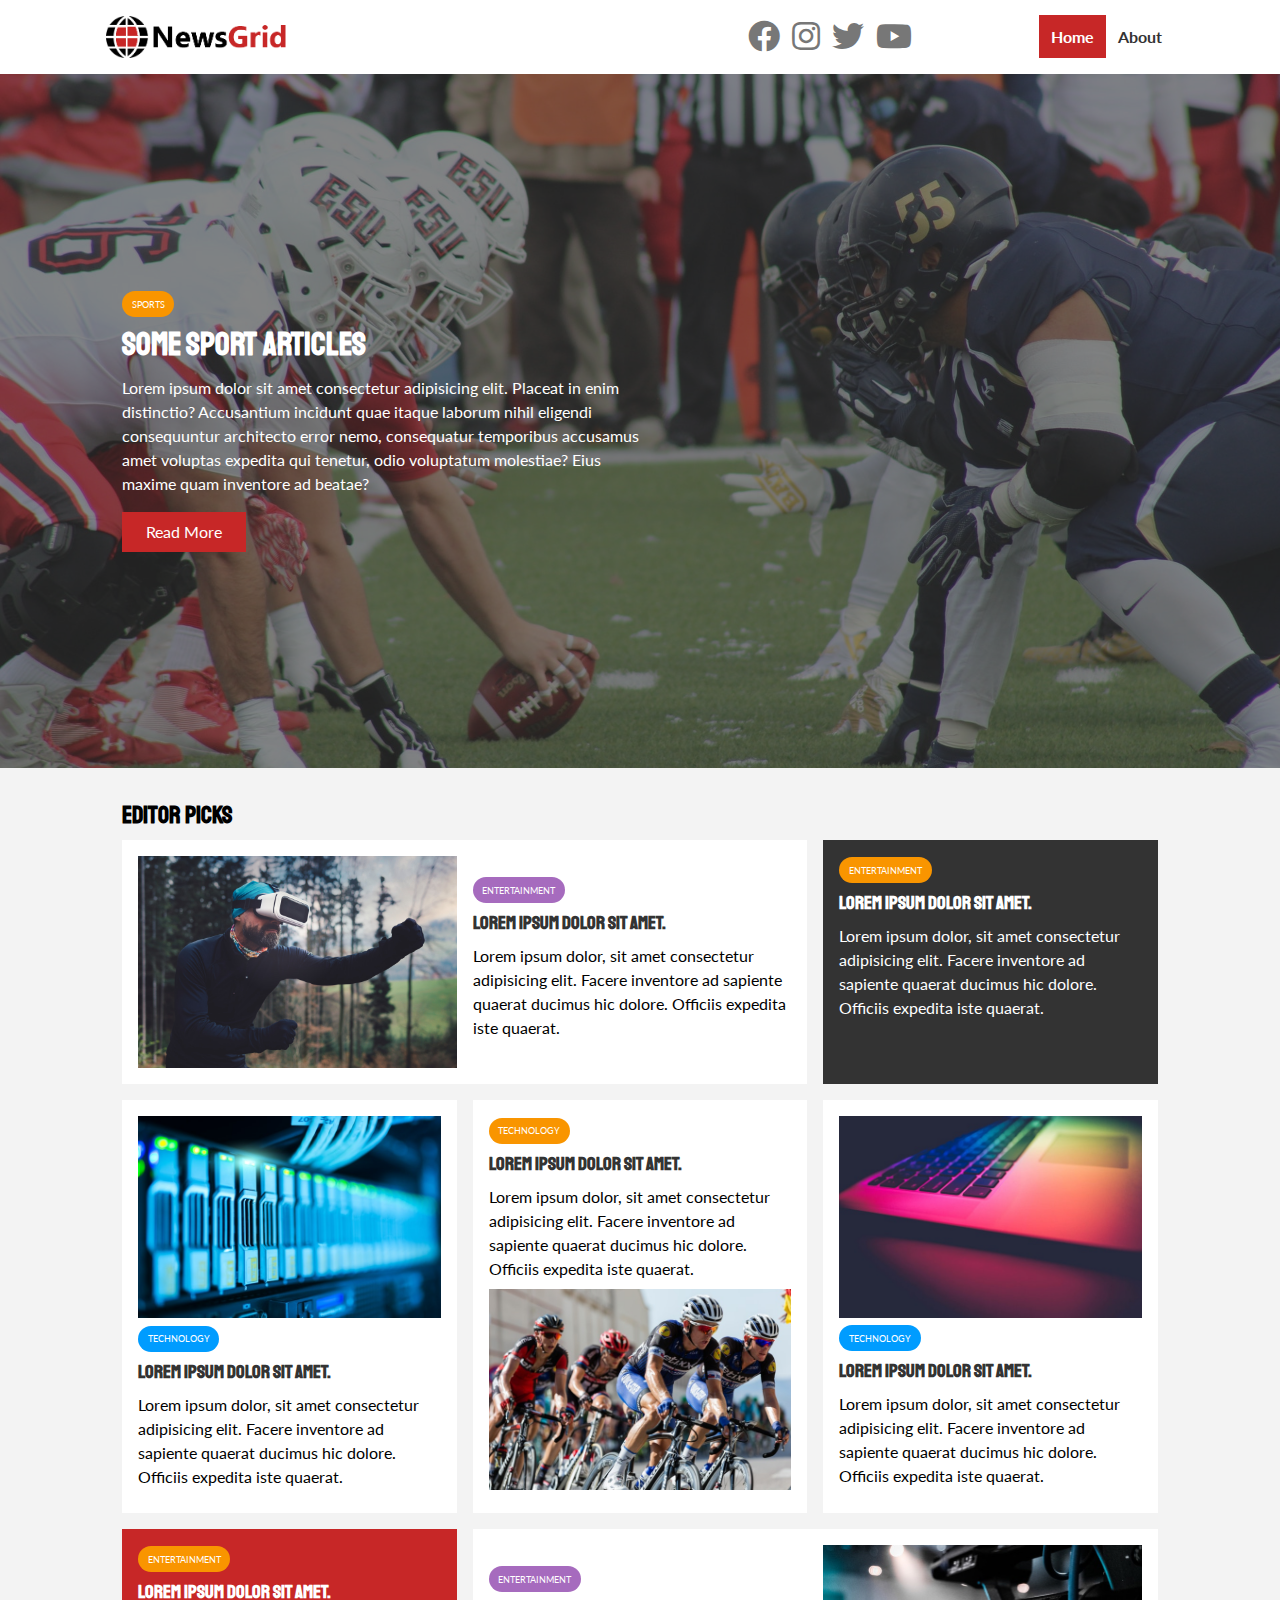
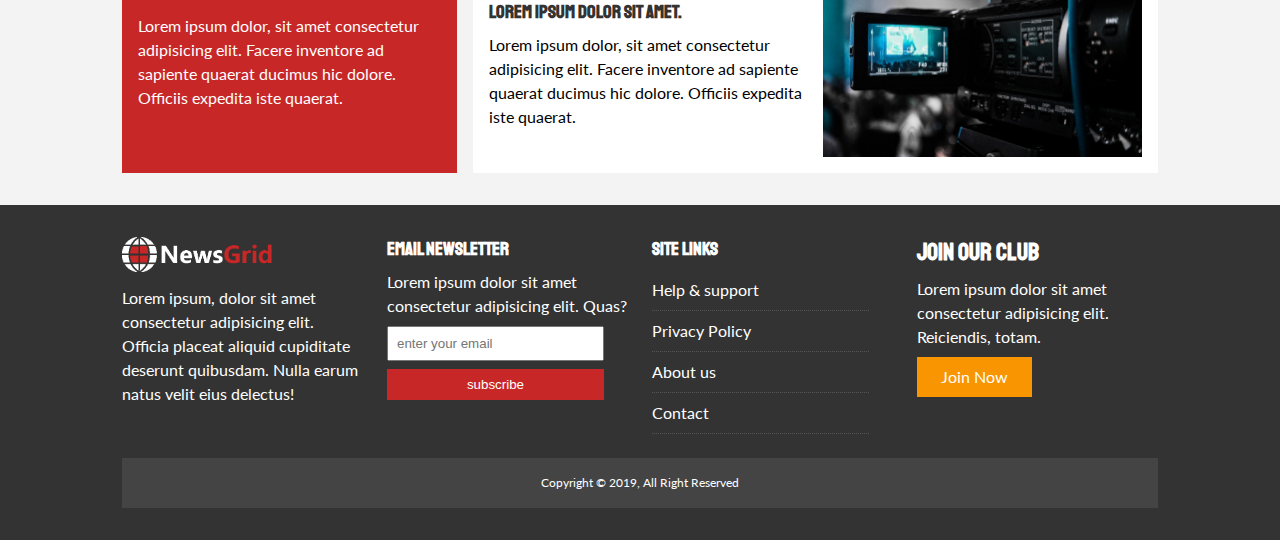
<file: newsfeed/index.html>
<!DOCTYPE html>
<html lang="en">
<head>
    <meta charset="UTF-8">
    <meta http-equiv="X-UA-Compatible" content="IE=edge">
    <meta name="viewport" content="width=device-width, initial-scale=1.0">
    <link rel="stylesheet" href="css/style.css">
    <link rel="stylesheet" media="screen and (max-width:765px)" href="css/mobile.css">
    <link rel="stylesheet" href="https://cdnjs.cloudflare.com/ajax/libs/font-awesome/5.15.3/css/all.min.css">
    <link rel="preconnect" href="https://fonts.gstatic.com">
    <link href="https://fonts.googleapis.com/css2?family=Lato:wght@300&family=Staatliches&display=swap" rel="stylesheet">
    <title>Document</title>
</head>
<body>
    <nav id="main-nav">
        <div class="container">
            <img src="img/logo.png" alt="newsfeed" class="logo">
            <div class="social">
                <a href="http://facebook.com" target="_blank"> <i class="fab fa-facebook fa-2x"></i></a>

                <a href="http://instagram.com" target="_blank"> <i class="fab fa-instagram fa-2x"></i></a>
                 <a href="http://twitter.com" target="_blank"> <i class="fab fa-twitter fa-2x"></i></a>
                <a href="http://youtube.com" target="_blank"> <i class="fab fa-youtube fa-2x"></i></a>  
            </div>
            <ul>
                <li><a href="index.html" class="current">Home</a> </li>
                <li><a href="about.html" >About</a> </li>
            </ul>
        </div>
    </nav>
    <header id="showcase">
        <div class="container">
            <div class="showcase-container">
                <div class="showcase-content">
                <div class="category category-sport">
                    sports
                </div>
                <h1>some sport Articles</h1>
                <p>Lorem ipsum dolor sit amet consectetur adipisicing elit.
                     Placeat in enim distinctio? Accusantium incidunt quae
                      itaque laborum nihil eligendi consequuntur architecto error nemo,
                       consequatur temporibus accusamus amet voluptas expedita qui tenetur,
                     odio voluptatum molestiae? Eius maxime quam inventore ad beatae?</p>
                     <a href="article.html" class="btn btn-primary"> Read More</a>
            </div>
        </div>
        </div>
    </header>

    <!-- Home Article -->
    <section id="homearticle" class="py-2">
        <div class="container">

     <h2>Editor Picks</h2>
        <div class="article-container">
            <article class="card">
                <img src="img/articles/ent1.jpg" alt="">
                <div>
                <div class="category category-ent">Entertainment</div>
                <h3><a href="article.html">Lorem ipsum dolor sit amet.</a></h3>
                <p>Lorem ipsum dolor, sit amet consectetur adipisicing elit. Facere inventore ad
                     sapiente quaerat ducimus hic dolore. Officiis expedita iste quaerat.</p>
                    </div>
            </article>

            <article class="card bg-dark">
              <div class="category category-sport">Entertainment</div>
                <h3><a href="article.html">Lorem ipsum dolor sit amet.</a></h3>
                <p>Lorem ipsum dolor, sit amet consectetur adipisicing elit. Facere inventore ad
                     sapiente quaerat ducimus hic dolore. Officiis expedita iste quaerat.</p>
                  </article>
                  
            <article class="card">
                <img src="img/articles/tech1.jpg" alt="">
                <div class="category category-tech">Technology</div>
                  <h3><a href="article.html">Lorem ipsum dolor sit amet.</a></h3>
                  <p>Lorem ipsum dolor, sit amet consectetur adipisicing elit. Facere inventore ad
                       sapiente quaerat ducimus hic dolore. Officiis expedita iste quaerat.</p>
                    </article>

                     
            <article class="card">
          
                <div class="category category-sport">Technology</div>
                  <h3><a href="article.html">Lorem ipsum dolor sit amet.</a></h3>
                  <p>Lorem ipsum dolor, sit amet consectetur adipisicing elit. Facere inventore ad
                       sapiente quaerat ducimus hic dolore. Officiis expedita iste quaerat.</p>
                       <img src="img/articles/sports1.jpg" alt="">
                    </article>  
                    
                             
            <article class="card">
                <img src="img/articles/tech2.jpg" alt="">
                <div class="category category-tech">Technology</div>
                  <h3><a href="article.html">Lorem ipsum dolor sit amet.</a></h3>
                  <p>Lorem ipsum dolor, sit amet consectetur adipisicing elit. Facere inventore ad
                       sapiente quaerat ducimus hic dolore. Officiis expedita iste quaerat.</p>
                    </article>

              
            <article class="card bg-primary">
                <div class="category category-sport">Entertainment</div>
                  <h3><a href="article.html">Lorem ipsum dolor sit amet.</a></h3>
                  <p>Lorem ipsum dolor, sit amet consectetur adipisicing elit. Facere inventore ad
                       sapiente quaerat ducimus hic dolore. Officiis expedita iste quaerat.</p>
                    </article>  
             
                    <article class="card">
                     
                        <div>
                        <div class="category category-ent">Entertainment</div>
                        <h3><a href="article.html">Lorem ipsum dolor sit amet.</a></h3>
                        <p>Lorem ipsum dolor, sit amet consectetur adipisicing elit. Facere inventore ad
                             sapiente quaerat ducimus hic dolore. Officiis expedita iste quaerat.</p>
                            </div>
                            <img src="img/articles/ent2.jpg" alt="">
                    </article>       


        </div>
    </div>
    </section>
    <!-- footer -->
    <footer id="main-footer" class="py-2">
<div class="container main-container">
<div>
    <img src="img/logo_light.png" alt="news">
    <p>Lorem ipsum, dolor sit amet consectetur adipisicing elit. Officia placeat 
        aliquid cupiditate deserunt quibusdam. Nulla earum natus velit eius delectus!</p>
</div>
<div>
    <h3>Email Newsletter</h3>
    <p>Lorem ipsum dolor sit amet consectetur adipisicing elit. Quas?</p>
    <form action="">
        <input type="email" placeholder="enter your email">
        <input type="submit" value="subscribe" class="btn btn-primary">
    </form>
</div>
<div>
    <h3>Site links</h3>
    <ul class="list">
        <li><a href="#">Help & support</a></li>
        <li><a href="#">Privacy Policy</a></li>
        <li><a href="#">About us</a></li>
        <li><a href="#">Contact</a></li>
    </ul>
</div>
<div>
    <h2>Join our club</h2>
    <p>Lorem ipsum dolor sit amet consectetur adipisicing elit. Reiciendis, totam.</p>
    <a href="#" class="btn btn-secondary">Join Now</a>
</div>
<div>
    <p>Copyright &copy;  2019, All Right Reserved </p>
</div>
</div>
 </footer>
   </body>
</html>
</file>
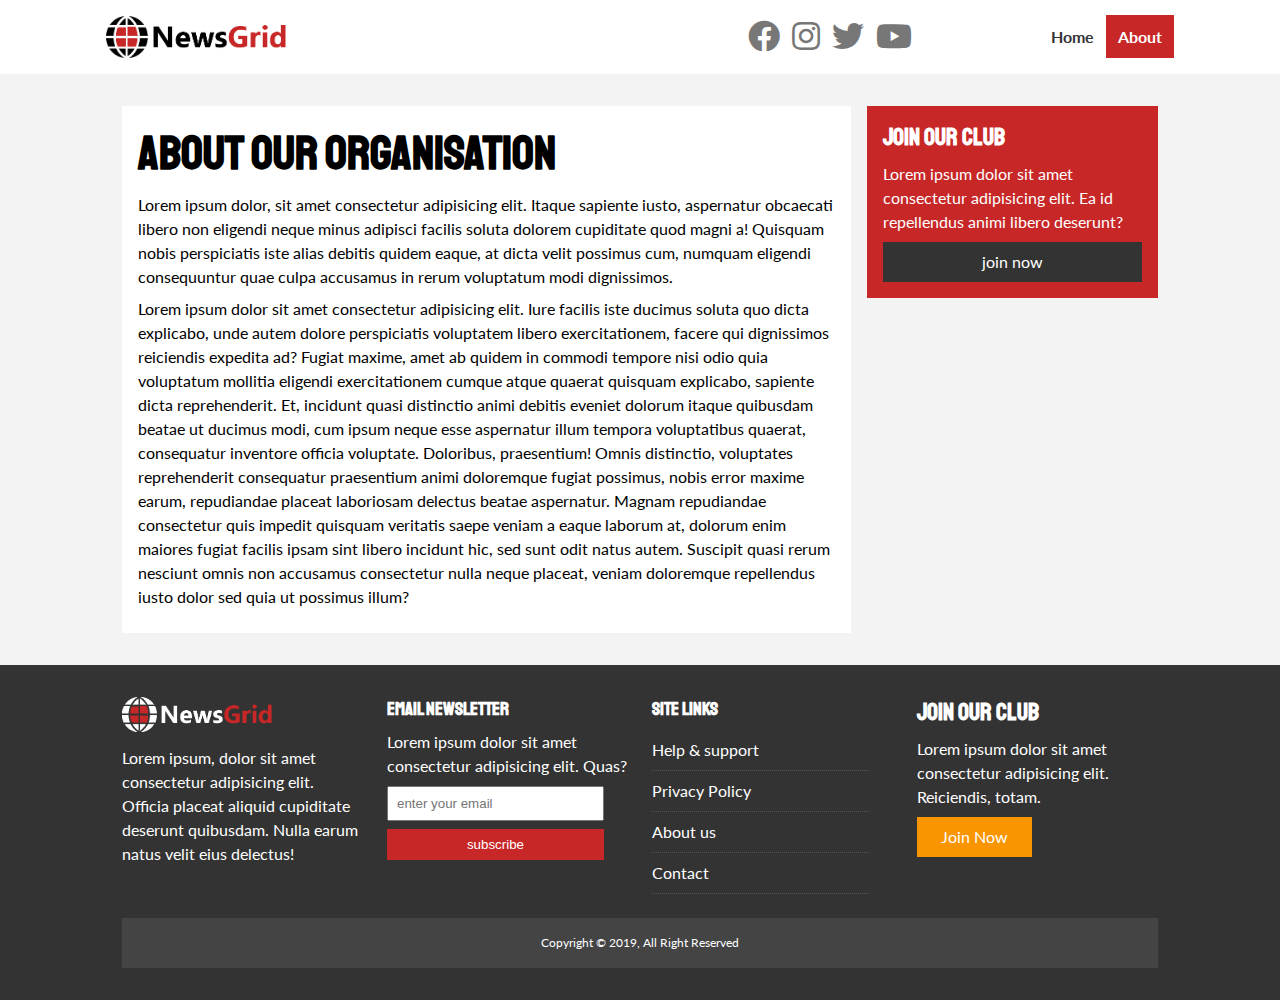
<file: newsfeed/about.html>
<!DOCTYPE html>
<html lang="en">
<head>
    <meta charset="UTF-8">
    <meta http-equiv="X-UA-Compatible" content="IE=edge">
    <meta name="viewport" content="width=device-width, initial-scale=1.0">
    <link rel="stylesheet" href="css/style.css">
    <link rel="stylesheet" media="screen and (max-width:765px)" href="css/mobile.css">
    <link rel="stylesheet" href="https://cdnjs.cloudflare.com/ajax/libs/font-awesome/5.15.3/css/all.min.css">
    <link rel="preconnect" href="https://fonts.gstatic.com">
    <link href="https://fonts.googleapis.com/css2?family=Lato:wght@300&family=Staatliches&display=swap" rel="stylesheet">
    <title>Document</title>
</head>
<body>
    <nav id="main-nav">
        <div class="container">
            <img src="img/logo.png" alt="newsfeed" class="logo">
            <div class="social">
                <a href="http://facebook.com" target="_blank"> <i class="fab fa-facebook fa-2x"></i></a>

                <a href="http://instagram.com" target="_blank"> <i class="fab fa-instagram fa-2x"></i></a>
                 <a href="http://twitter.com" target="_blank"> <i class="fab fa-twitter fa-2x"></i></a>
                <a href="http://youtube.com" target="_blank"> <i class="fab fa-youtube fa-2x"></i></a>  
            </div>
            <ul>
                <li><a href="index.html">Home</a> </li>
                <li><a href="about.html"  class="current" >About</a> </li>
            </ul>
        </div>
    </nav>
  
<section id="about">
    <div class="container">
        <div class="page-container">
            <article class="card">
                <h1 class="l-heading">
                    About our organisation
                </h1>
                <p>Lorem ipsum dolor, sit amet consectetur adipisicing elit. 
                    Itaque sapiente iusto, aspernatur obcaecati libero non eligendi 
                    neque minus adipisci facilis soluta dolorem cupiditate quod magni 
                    a! Quisquam nobis perspiciatis iste alias debitis
                     quidem eaque, at dicta velit possimus cum, numquam eligendi
                     consequuntur quae culpa accusamus in rerum voluptatum modi dignissimos.</p>
                     <p>Lorem ipsum dolor sit amet consectetur adipisicing elit. Iure facilis
                          iste ducimus soluta quo dicta explicabo, unde autem dolore 
                          perspiciatis voluptatem libero exercitationem, facere qui
                           dignissimos reiciendis expedita ad? Fugiat maxime, amet 
                           ab quidem in commodi tempore nisi odio quia voluptatum
                            mollitia eligendi exercitationem cumque atque quaerat quisquam 
                            explicabo, sapiente dicta reprehenderit. Et, incidunt quasi distinctio 
                            animi debitis eveniet dolorum itaque quibusdam beatae ut ducimus modi,
                             cum ipsum neque esse aspernatur illum tempora voluptatibus quaerat, consequatur inventore
                              officia voluptate. Doloribus, praesentium! Omnis distinctio, voluptates reprehenderit consequatur praesentium animi doloremque fugiat possimus, nobis error maxime earum, repudiandae placeat laboriosam delectus beatae aspernatur. Magnam repudiandae consectetur quis impedit quisquam veritatis saepe veniam a eaque laborum at, dolorum enim maiores fugiat facilis ipsam sint libero incidunt hic, sed sunt odit natus autem. Suscipit quasi rerum nesciunt omnis non accusamus consectetur nulla
                          neque placeat, veniam doloremque repellendus iusto dolor sed quia ut possimus illum?</p>
            </article>

            <aside class="card bg-primary">
                <h2>join our club</h2>
                <p>Lorem ipsum dolor sit amet consectetur adipisicing elit. Ea id repellendus animi libero deserunt?</p>
                <a href="#" class="btn btn-dark btn-block">join now</a>
            </aside>
           
        </div>
    </div>
</section>
    <!-- footer -->
    <footer id="main-footer" class="py-2">
<div class="container main-container">
<div>
    <img src="img/logo_light.png" alt="news">
    <p>Lorem ipsum, dolor sit amet consectetur adipisicing elit. Officia placeat 
        aliquid cupiditate deserunt quibusdam. Nulla earum natus velit eius delectus!</p>
</div>
<div>
    <h3>Email Newsletter</h3>
    <p>Lorem ipsum dolor sit amet consectetur adipisicing elit. Quas?</p>
    <form action="">
        <input type="email" placeholder="enter your email">
        <input type="submit" value="subscribe" class="btn btn-primary">
    </form>
</div>
<div>
    <h3>Site links</h3>
    <ul class="list">
        <li><a href="#">Help & support</a></li>
        <li><a href="#">Privacy Policy</a></li>
        <li><a href="#">About us</a></li>
        <li><a href="#">Contact</a></li>
    </ul>
</div>
<div>
    <h2>Join our club</h2>
    <p>Lorem ipsum dolor sit amet consectetur adipisicing elit. Reiciendis, totam.</p>
    <a href="#" class="btn btn-secondary">Join Now</a>
</div>
<div>
    <p>Copyright &copy;  2019, All Right Reserved </p>
</div>
</div>
 </footer>
   </body>
</html>
</file>
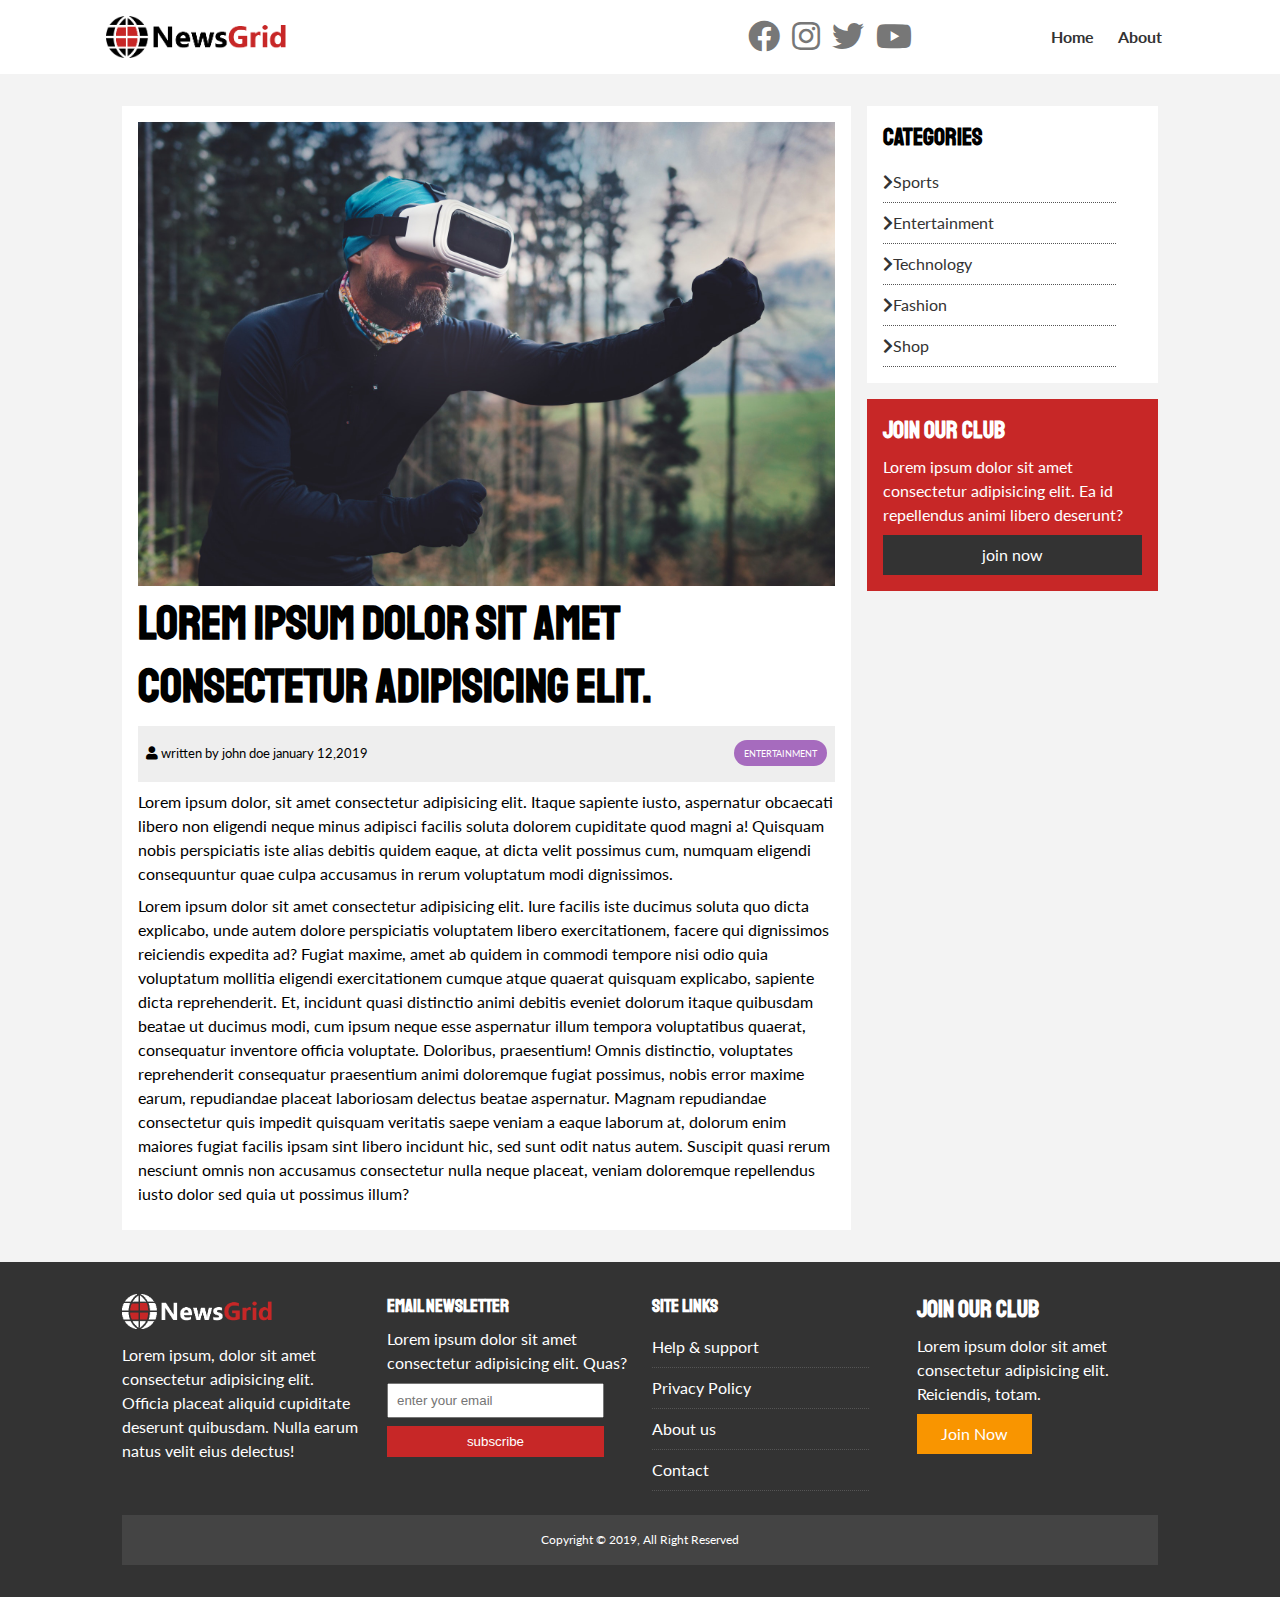
<file: newsfeed/article.html>
<!DOCTYPE html>
<html lang="en">
<head>
    <meta charset="UTF-8">
    <meta http-equiv="X-UA-Compatible" content="IE=edge">
    <meta name="viewport" content="width=device-width, initial-scale=1.0">
    <link rel="stylesheet" href="css/style.css">
    <link rel="stylesheet" media="screen and (max-width:765px)" href="css/mobile.css">
    <link rel="stylesheet" href="https://cdnjs.cloudflare.com/ajax/libs/font-awesome/5.15.3/css/all.min.css">
    <link rel="preconnect" href="https://fonts.gstatic.com">
    <link href="https://fonts.googleapis.com/css2?family=Lato:wght@300&family=Staatliches&display=swap" rel="stylesheet">
    <title>Document</title>
</head>
<body>
    <nav id="main-nav">
        <div class="container">
            <img src="img/logo.png" alt="newsfeed" class="logo">
            <div class="social">
                <a href="http://facebook.com" target="_blank"> <i class="fab fa-facebook fa-2x"></i></a>

                <a href="http://instagram.com" target="_blank"> <i class="fab fa-instagram fa-2x"></i></a>
                 <a href="http://twitter.com" target="_blank"> <i class="fab fa-twitter fa-2x"></i></a>
                <a href="http://youtube.com" target="_blank"> <i class="fab fa-youtube fa-2x"></i></a>  
            </div>
            <ul>
                <li><a href="index.html">Home</a> </li>
                <li><a href="about.html"  >About</a> </li>
            </ul>
        </div>
    </nav>
  
<section id="about">
    <div class="container">
        <div class="page-container">
            <article class="card">
<img src="img/articles/ent1.jpg" alt="">
                <h1 class="l-heading">
                    Lorem ipsum dolor sit amet consectetur adipisicing elit.
                </h1>
                <div class="meta">
                   <small>
                    <i class="fas fa-user"></i>  written by john doe january 12,2019
                </small> 
                <div class="category category-ent"> Entertainment</div>
                </div>
              
                <p>Lorem ipsum dolor, sit amet consectetur adipisicing elit. 
                    Itaque sapiente iusto, aspernatur obcaecati libero non eligendi 
                    neque minus adipisci facilis soluta dolorem cupiditate quod magni 
                    a! Quisquam nobis perspiciatis iste alias debitis
                     quidem eaque, at dicta velit possimus cum, numquam eligendi
                     consequuntur quae culpa accusamus in rerum voluptatum modi dignissimos.</p>
                     <p>Lorem ipsum dolor sit amet consectetur adipisicing elit. Iure facilis
                          iste ducimus soluta quo dicta explicabo, unde autem dolore 
                          perspiciatis voluptatem libero exercitationem, facere qui
                           dignissimos reiciendis expedita ad? Fugiat maxime, amet 
                           ab quidem in commodi tempore nisi odio quia voluptatum
                            mollitia eligendi exercitationem cumque atque quaerat quisquam 
                            explicabo, sapiente dicta reprehenderit. Et, incidunt quasi distinctio 
                            animi debitis eveniet dolorum itaque quibusdam beatae ut ducimus modi,
                             cum ipsum neque esse aspernatur illum tempora voluptatibus quaerat, consequatur inventore
                              officia voluptate. Doloribus, praesentium! Omnis distinctio, voluptates reprehenderit consequatur praesentium animi doloremque fugiat possimus, nobis error maxime earum, repudiandae placeat laboriosam delectus beatae aspernatur. Magnam repudiandae consectetur quis impedit quisquam veritatis saepe veniam a eaque laborum at, dolorum enim maiores fugiat facilis ipsam sint libero incidunt hic, sed sunt odit natus autem. Suscipit quasi rerum nesciunt omnis non accusamus consectetur nulla
                          neque placeat, veniam doloremque repellendus iusto dolor sed quia ut possimus illum?</p>
            </article>

            <aside id="categories" class="card">
                <h2>Categories</h2>
                <ul class="list">
                <li><a href="#"><i class="fas fa-chevron-right"></i>Sports</a></li>
                <li><a href="#"><i class="fas fa-chevron-right"></i>Entertainment</a></li>
                 <li><a href="#"><i class="fas fa-chevron-right"></i>Technology</a></li>
                 <li><a href="#"><i class="fas fa-chevron-right"></i>Fashion</a></li>
                 <li><a href="#"><i class="fas fa-chevron-right"></i>Shop</a></li>
                </ul>
                 </aside>

            <aside class="card bg-primary">
                <h2>join our club</h2>
                <p>Lorem ipsum dolor sit amet consectetur adipisicing elit. Ea id repellendus animi libero deserunt?</p>
                <a href="#" class="btn btn-dark btn-block">join now</a>
            </aside>
           
        </div>
    </div>
</section>
    <!-- footer -->
    <footer id="main-footer" class="py-2">
<div class="container main-container">
<div>
    <img src="img/logo_light.png" alt="news">
    <p>Lorem ipsum, dolor sit amet consectetur adipisicing elit. Officia placeat 
        aliquid cupiditate deserunt quibusdam. Nulla earum natus velit eius delectus!</p>
</div>
<div>
    <h3>Email Newsletter</h3>
    <p>Lorem ipsum dolor sit amet consectetur adipisicing elit. Quas?</p>
    <form action="">
        <input type="email" placeholder="enter your email">
        <input type="submit" value="subscribe" class="btn btn-primary">
    </form>
</div>
<div>
    <h3>Site links</h3>
    <ul class="list">
        <li><a href="#">Help & support</a></li>
        <li><a href="#">Privacy Policy</a></li>
        <li><a href="#">About us</a></li>
        <li><a href="#">Contact</a></li>
    </ul>
</div>
<div>
    <h2>Join our club</h2>
    <p>Lorem ipsum dolor sit amet consectetur adipisicing elit. Reiciendis, totam.</p>
    <a href="#" class="btn btn-secondary">Join Now</a>
</div>
<div>
    <p>Copyright &copy;  2019, All Right Reserved </p>
</div>
</div>
 </footer>
   </body>
</html>
</file>
<file: newsfeed/css/style.css>
:root{
    --primary-color:#c72727;
    --secondary-color:#f99500;
    --light-color:#f3f3f3;
    --dark-color:#333;
    --max-width:1100px;
}
/* Utility classes */
.category
{
    --sports-color:#f99500;
    --ent-color:#a66bbe;
    --tech-color:#009cff;

}

.btn
{
    display: inline-block;
    background-color: var(--dark-color);
    color: #fff;
    padding: 0.5rem 1.5rem;
    border: none;
}

.btn-light{background: var(--light-color);}
.btn-primary{background: var(--primary-color);}
.btn-secondary{background: var(--secondary-color);}

.btn:hover{
    opacity:0.9;
}
.btn-block
{
    display: block;
    width:100%;
    text-align: center;
}
.card
{
    background-color: #fff;
    padding: 1rem;
}
.bg-dark{
    background-color:var(--dark-color);
    color:#fff;
}
.bg-primary{
    background-color:var(--primary-color);
    color:#fff;
}
.bg-secondary{
    background-color:var(--secondary-color);
    color:#fff;
}
.py-1{padding: 1.5rem 0}
.py-2{padding: 2rem 0}
.py-3{padding: 3rem 0}
.p-1{padding: 1.5rem }
.p-2{padding: 2rem }
.p-3{padding: 3rem }

.list li{
    padding: 0.5rem 0;
    width:90%;
    border-bottom: #555 1px dotted;
}
.list li a:hover
{
    color: var(--primary-color) !important;
}
/* Inner Page Grid Container */
.page-container
{

    display: grid;
    grid-template-columns: 5fr 2fr;  
    margin:2rem 0;
    grid-gap:1rem;

}



.page-container > *:first-child
{
    grid-row: 1/span 3;
}


.bg-dark h1,
.bg-dark h3,
.bg-dark h3,
.bg-dark a,
.bg-primary h1,
.bg-primary h2,
.bg-primary h3,
.bg-primary a,
.bg-secondary h1,
.bg-secondary h3,
.bg-secondary h3,
.bg-secondary a{

    color: #fff;
}
p{
    margin: .5rem 0;
}
.l-heading
{
    font-size: 3rem;
}
*
{
    margin:0;
    padding:0;
    box-sizing: border-box;
}

body{
    font-family: 'Lato', sans-serif;
    line-height: 1.5;
    background: var(--light-color);
}
a{
    color: #333;
    text-decoration: none;
}
ul{
    list-style: none;
}
img{
    width: 100%;
}
h1,h2,h3,h4,h5,h6
{
    font-family: 'Staatliches', cursive;
    line-height: 1.3;
    margin-bottom: 0.55rem;
}
.container
{
    max-width: var(--max-width);
    margin: auto;
    padding:0 2rem;
    overflow:hidden;
}
.category{
    display:inline-block;
    color:#fff;
    font-size: 0.55rem;
    padding:0.4rem 0.6rem;
    text-transform: uppercase;
    border-radius: 15px;
    margin-bottom:0.5rem;
}
.category-sport
{
    background-color: var(--sports-color);
}
.category-ent
{
    background-color: var(  --ent-color);  
}
.category-tech
{
    background-color: var(--tech-color);
}
#main-nav
{
    background-color:#fff;
    position: sticky;
    top:0;
    z-index: 2;
  
    
    
   
}
#main-nav .container{
    display:grid;
    grid-template-columns: 6fr 3fr 2fr;
    padding:1rem;
    align-items: center;
}
#main-nav .container img{
    width: 180px;
}
#main-nav  ul{
    justify-self: end;
    display: flex;
}
#main-nav .container ul li a{
    padding:0.75rem;
    font-weight: bold;
}
#main-nav .container ul li a.current
{
    background-color: var(--primary-color);
    color:#fff;
}
#main-nav .container ul li a.current:hover{
    background-color: #f3f3f3;
    color:#333;
}
#main-nav .social
{
    justify-self: center;

}
#main-nav .social i{
    color: #777;
    margin-right: .5rem;
}

/* showcase */

#showcase
{
    color:#fff;
    background-color: #333;
    padding:2rem;
    position: relative;
}
#showcase::before
{
    content: '';
    background: url(../img/featured.jpg) no-repeat center center/cover;
    position: absolute;
    left: 0;
    top: 0;
    width: 100%;
    height: 100%;
    opacity:0.4;
}
#showcase .showcase-container
{
    display: grid;
    grid-template-columns: repeat(2 ,1fr);
    justify-content: center;
    align-items: center;
    height: 70vh;
}
.showcase-content
{
    z-index:1;
}
#showcase .showcase-container p{
    margin-bottom: 1rem;
}

/* Home Article */
#homearticle .article-container
{
    display: grid;
    grid-template-columns: repeat(3, 1fr);
    gap:1rem;
}
#homearticle .article-container > *:first-child,
#homearticle .article-container > *:last-child
{
    display: grid;
    grid-template-columns: repeat(2, 1fr);
    grid-gap:1rem;
    grid-column: 1/span 2;
    align-items: center;
}
#homearticle .article-container > *:last-child
{
    grid-column: 2/span 2;
}

article .meta
{
    display: flex;
    justify-content: space-between;
    align-items: center;
    background: #eee;
    padding: 0.5rem;
}


article .meta .category
{

margin-top: 0.4rem;
}
/* Footer */

#main-footer
{
    background-color: var(--dark-color);
    color: #fff;
    
}
#main-footer img{
    width: 150px;
}
#main-footer a{
    color: #fff;
}

#main-footer .main-container
{
    display: grid;
    grid-template-columns: repeat(4, 1fr);
    grid-gap:1.5rem;
}


#main-footer .main-container > *:last-child
{
    background: #444;
    grid-column: 1/span 4;
    padding: .5rem;
    text-align: center;
    font-size: 0.75rem;
}


#main-footer .main-container input[type="email"]
{
    width: 90%;
    padding: 0.5rem;
    margin-bottom: 0.5rem;
}
#main-footer .main-container input[type="submit"]
{
    width: 90%;
}
</file>
<file: newsfeed/css/mobile.css>
#main-nav .social
{
    display: none;
}


#main-nav .container{
  
    grid-template-columns: 1fr;
    grid-gap:1.2rem;
    
}
#main-nav ul,
#main-nav .logo
{
    justify-self: center;
}
#main-nav ul li a{
    padding: 0.5rem;
}
#homearticle .article-container
{
    grid-template-columns: repeat(2,1fr);
}

#homearticle .article-container > *:first-child,
#homearticle .article-container > *:last-child
{
    grid-template-columns: 1fr;
    grid-column: 1;
}
@media(max-width: 600px)
{
    /* stack grid items */
    #showcase .showcase-container,#homearticle .article-container,#main-footer .main-container
    { 
    grid-template-columns: 1fr;
}
#main-footer .main-container > *:last-child
{
    grid-column: 1;
}
#main-footer .main-container > *:first-child,
#main-footer .main-container > *:nth-child(2)
{
    border-bottom: 1px #444 dotted;
    padding-bottom: 1rem;
}
.page-container
{
    grid-template-columns: 1fr;
    text-align: center;
}
.page-container > *:first-child
{
    grid-row: 1;
}
.l-heading
{
    font-size: 2rem;
}

}
</file>
